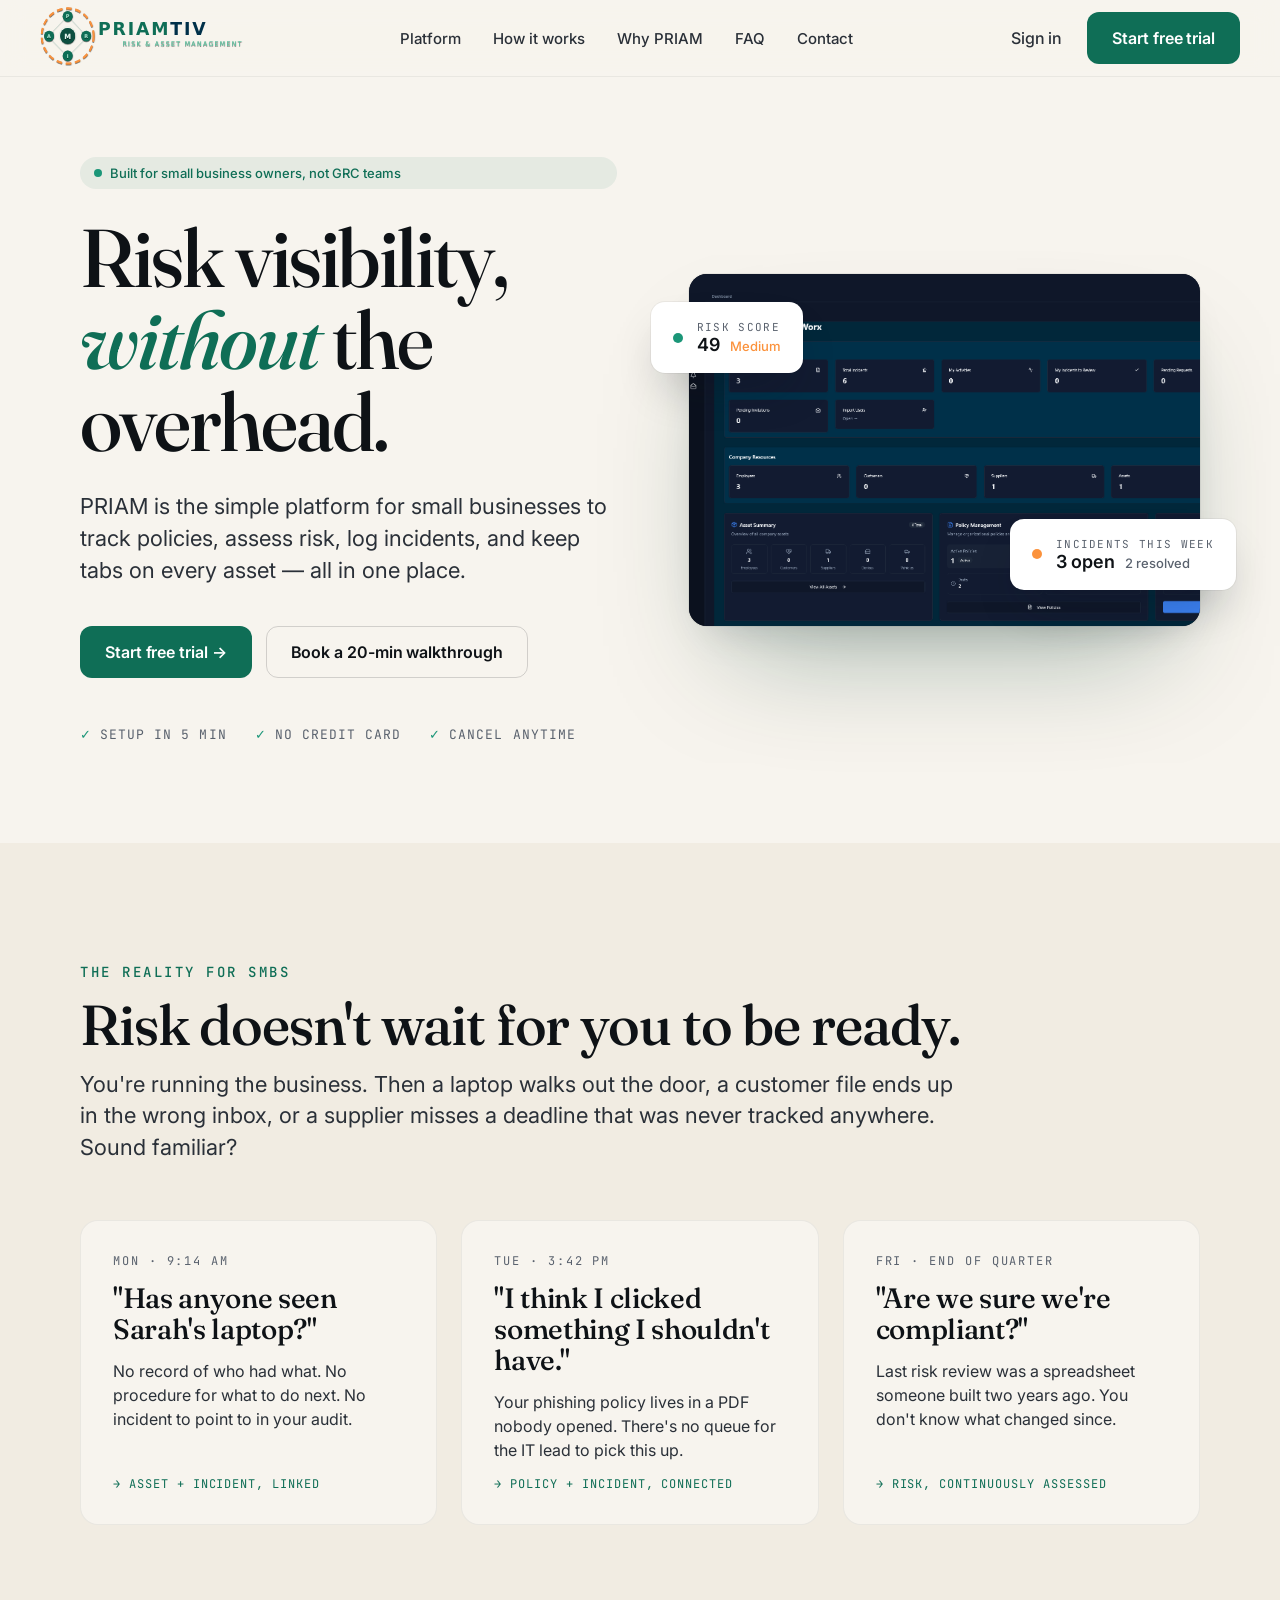
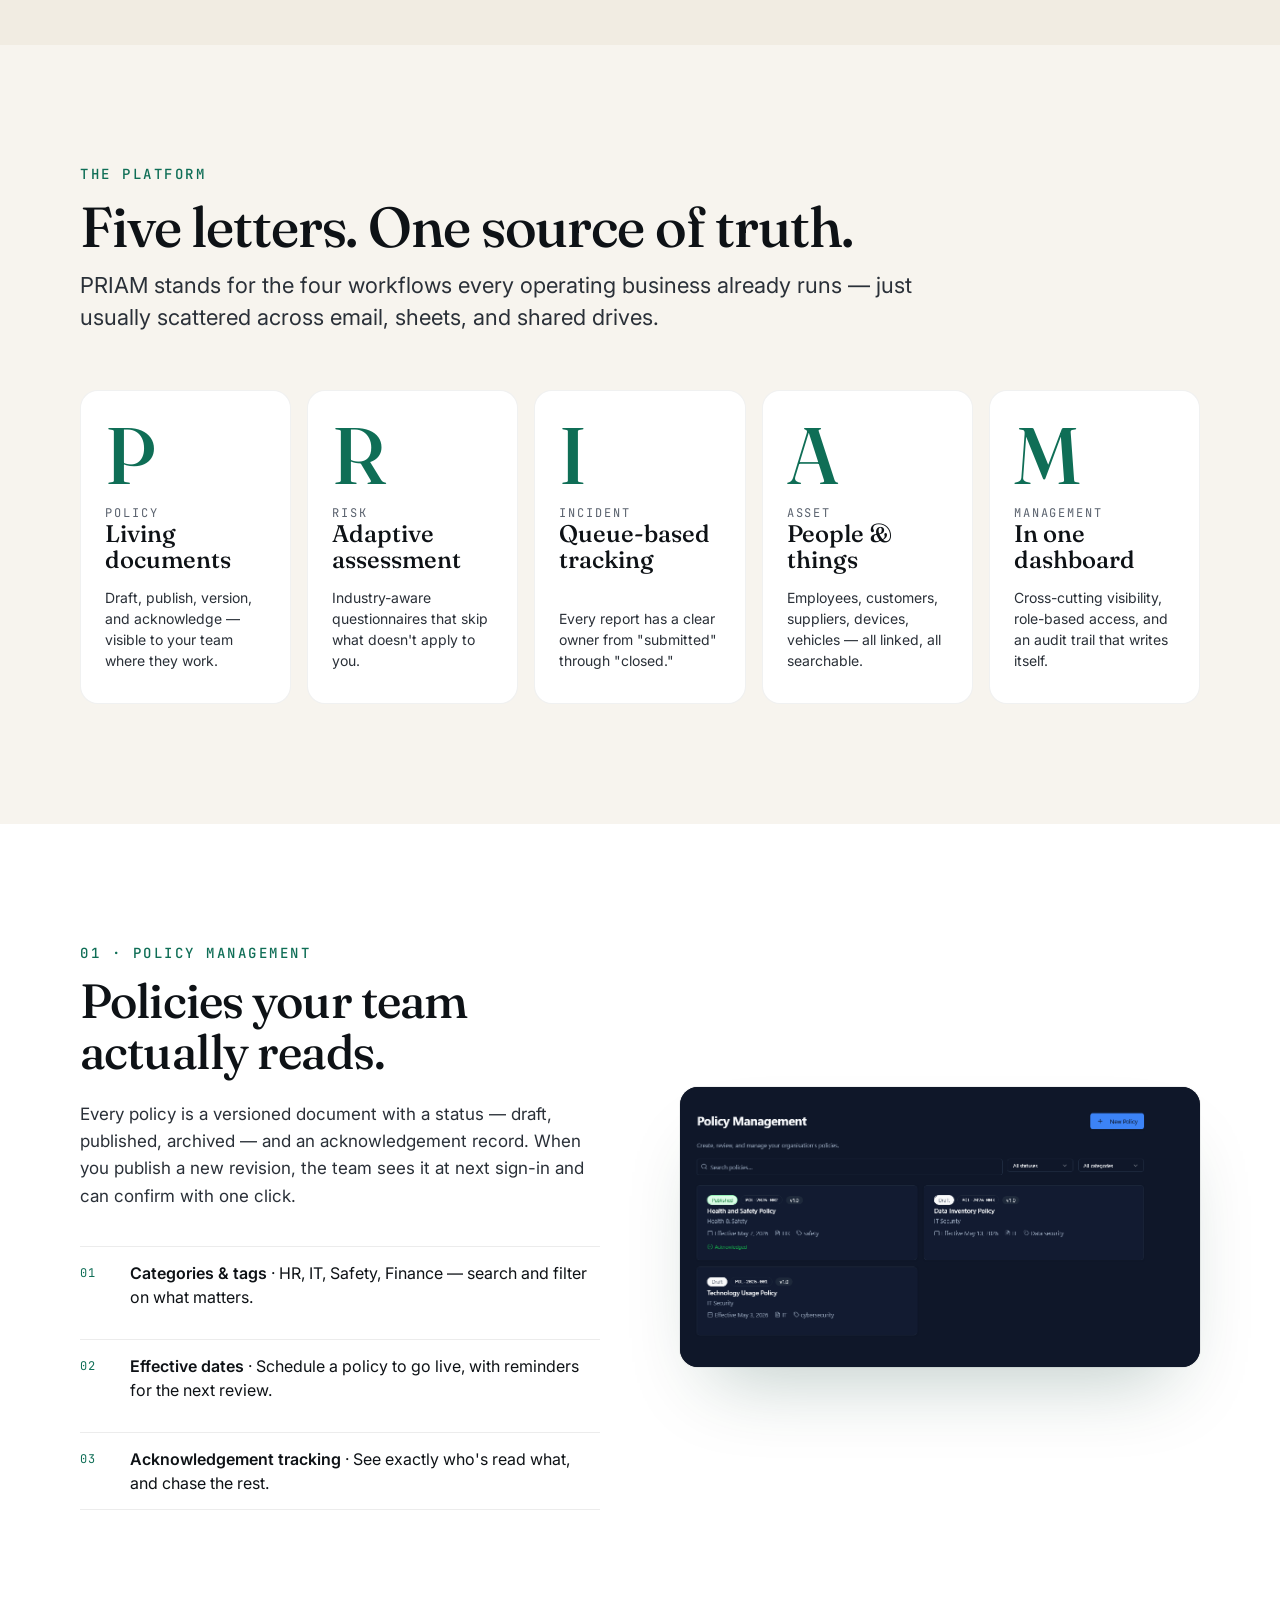
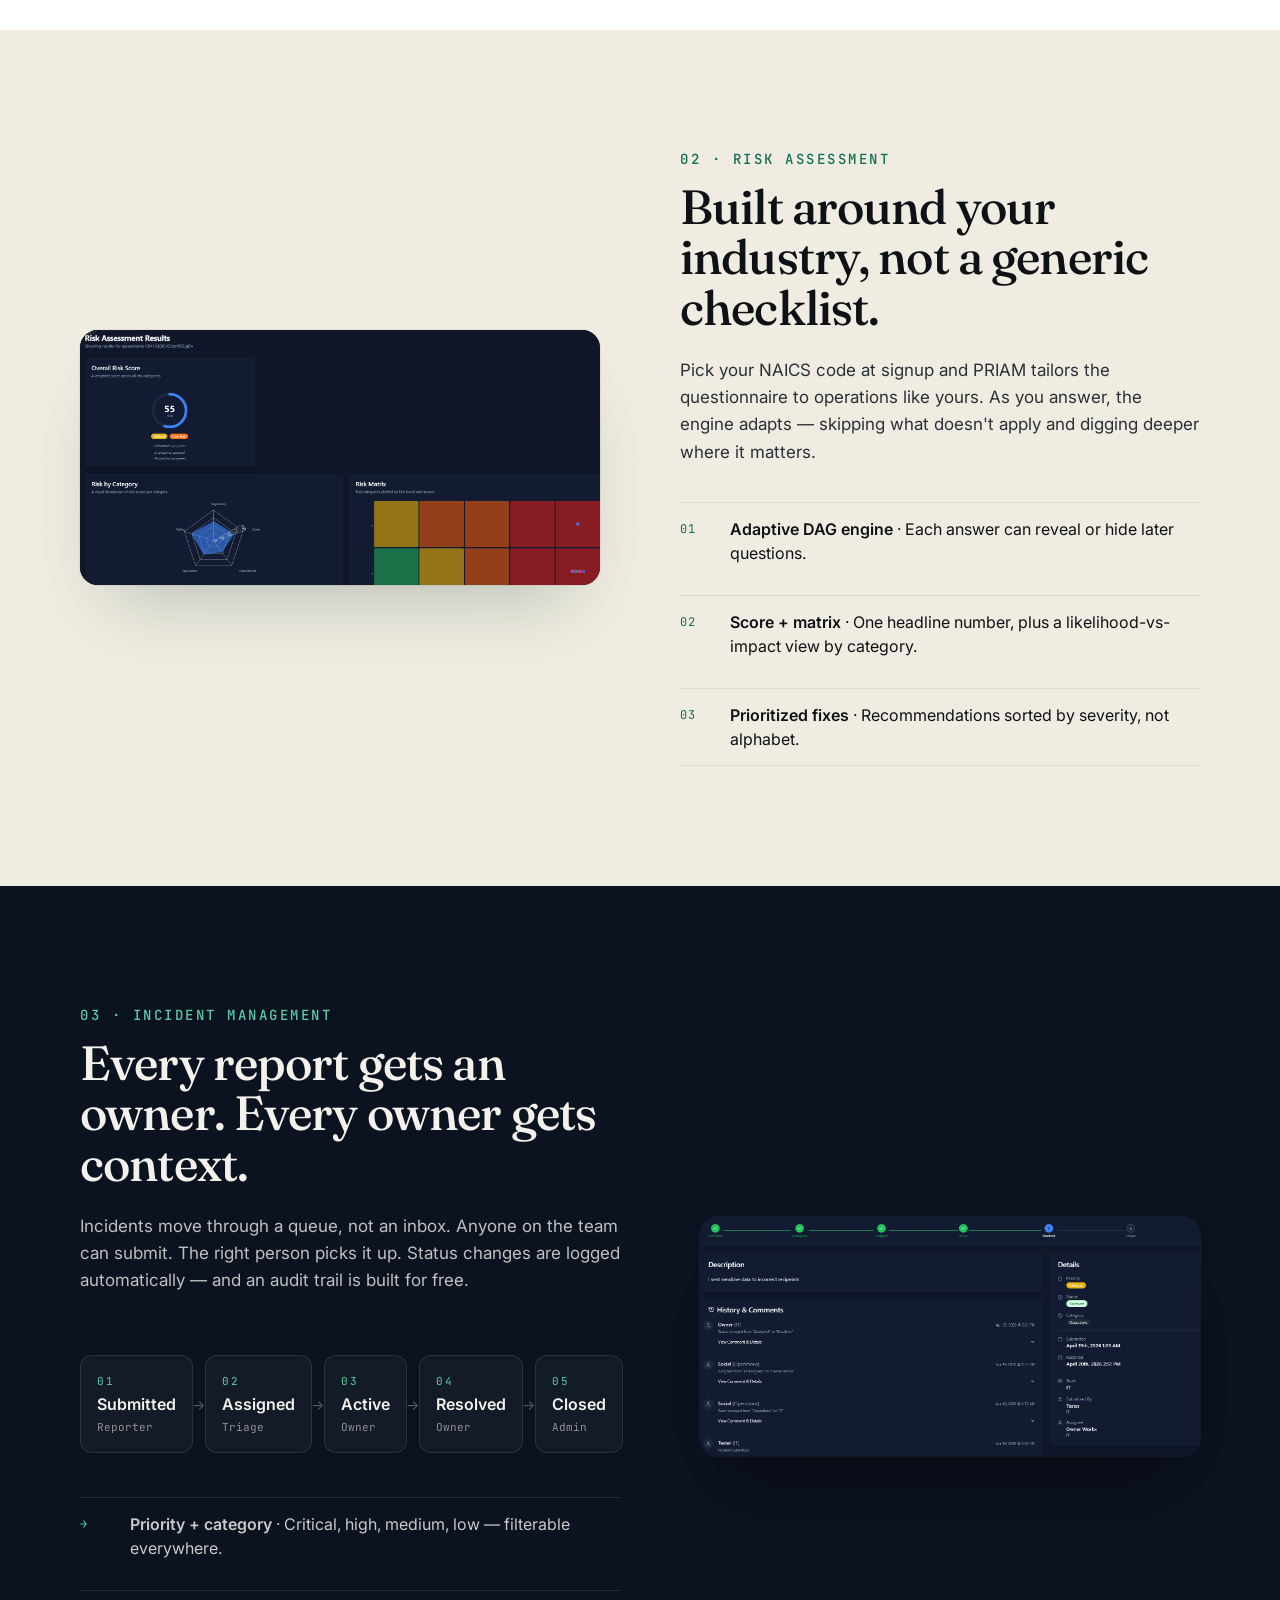
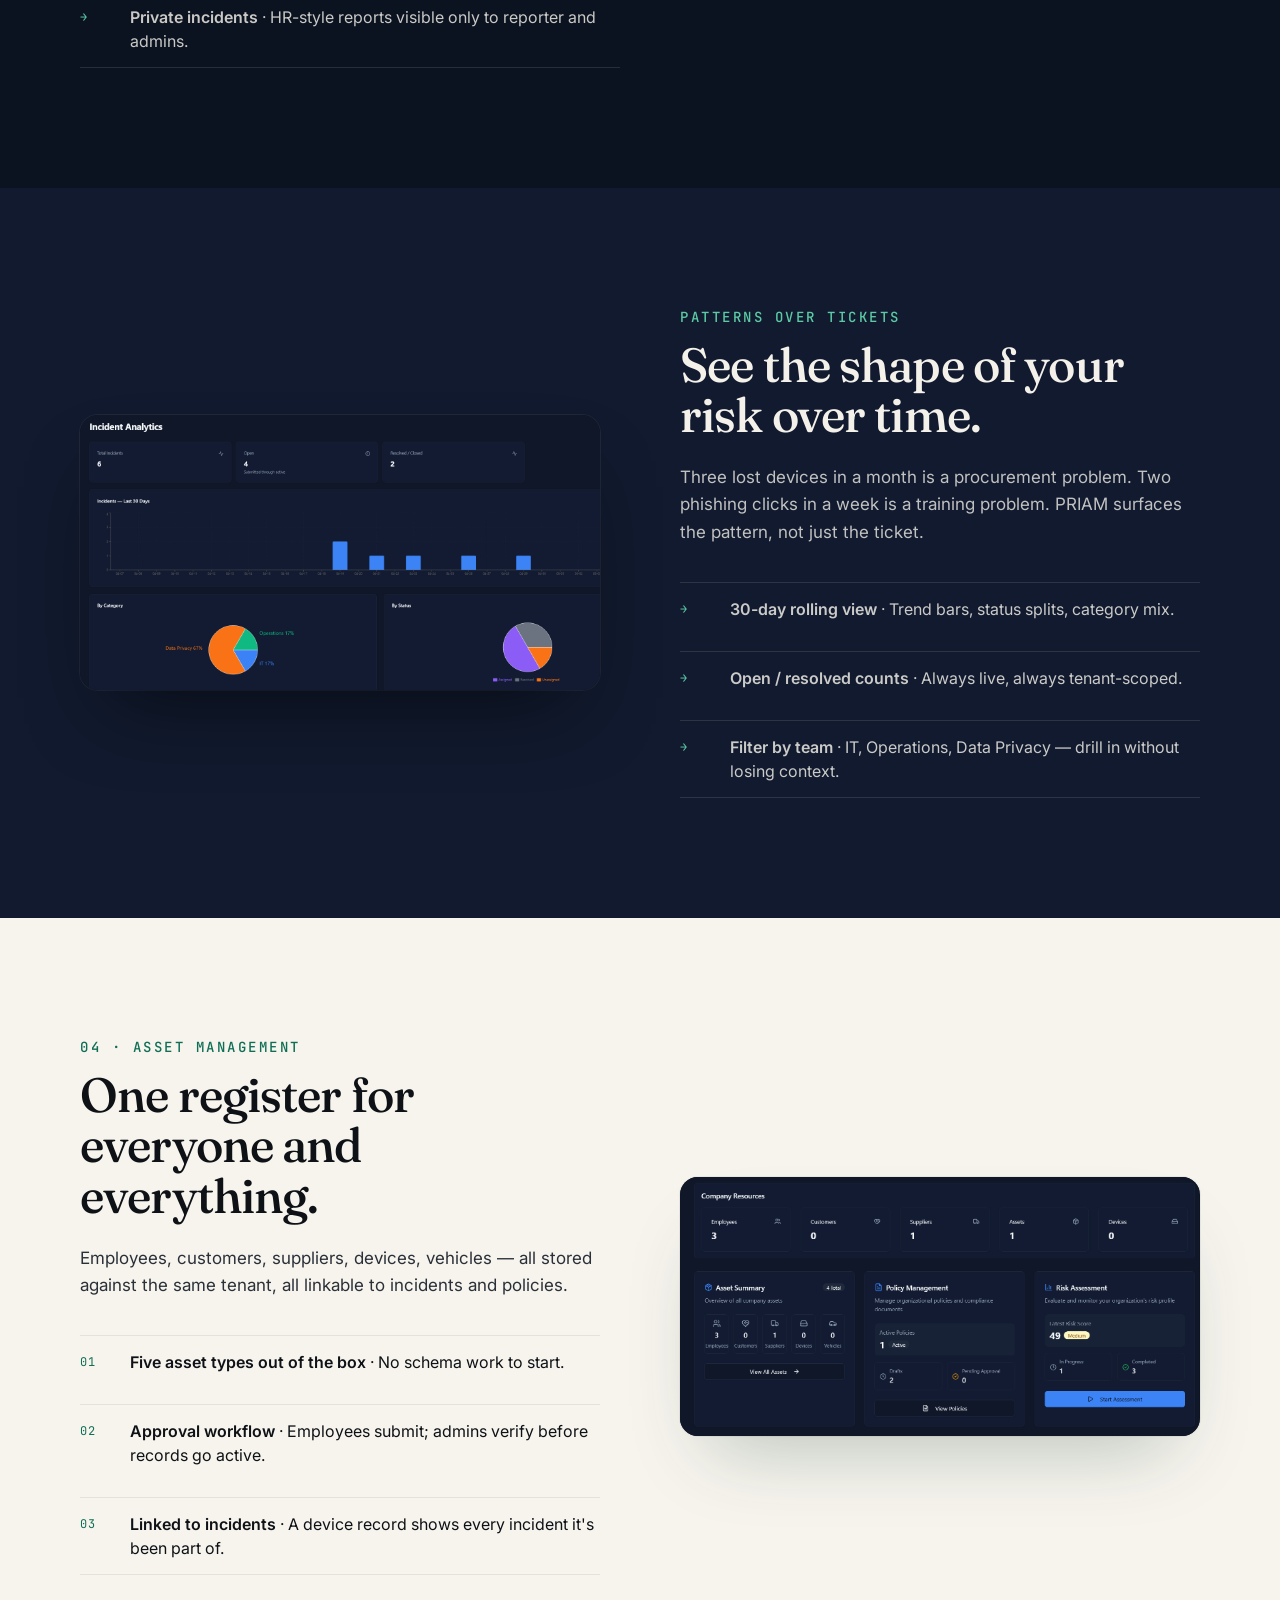
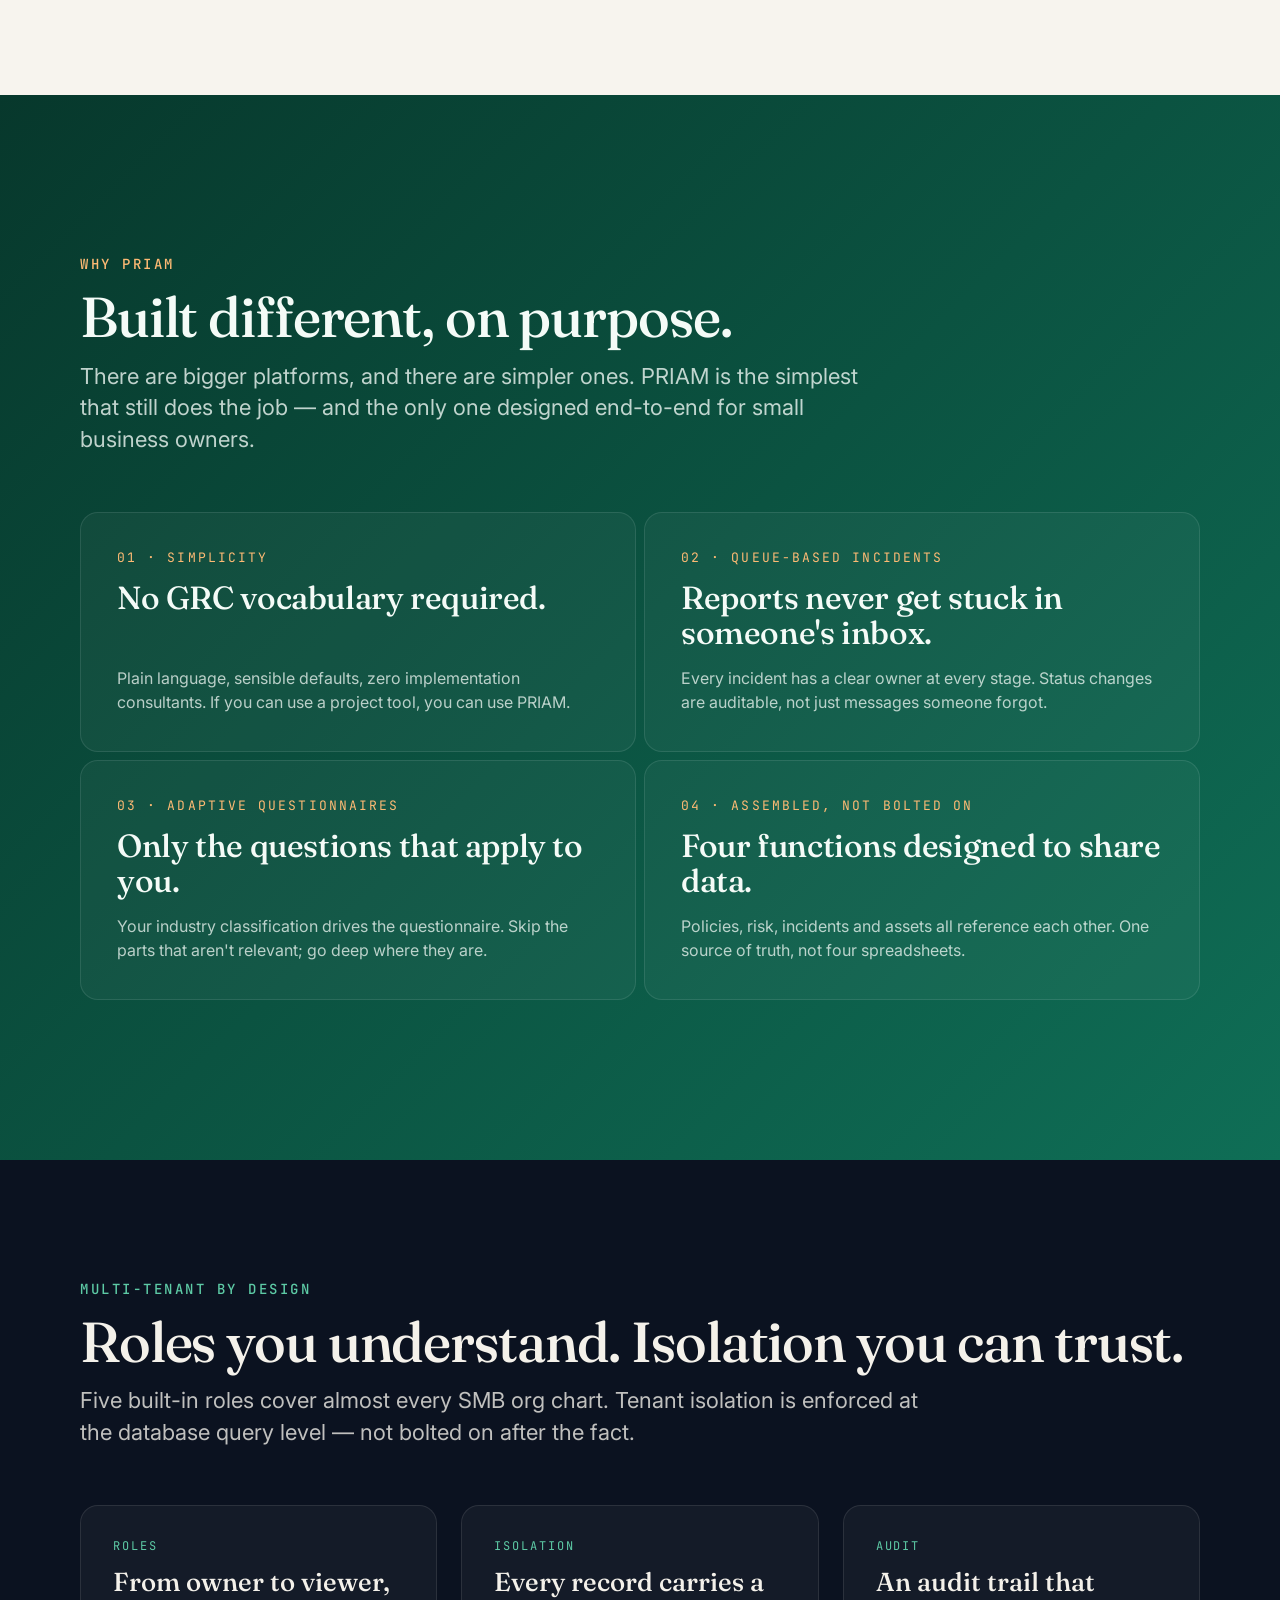
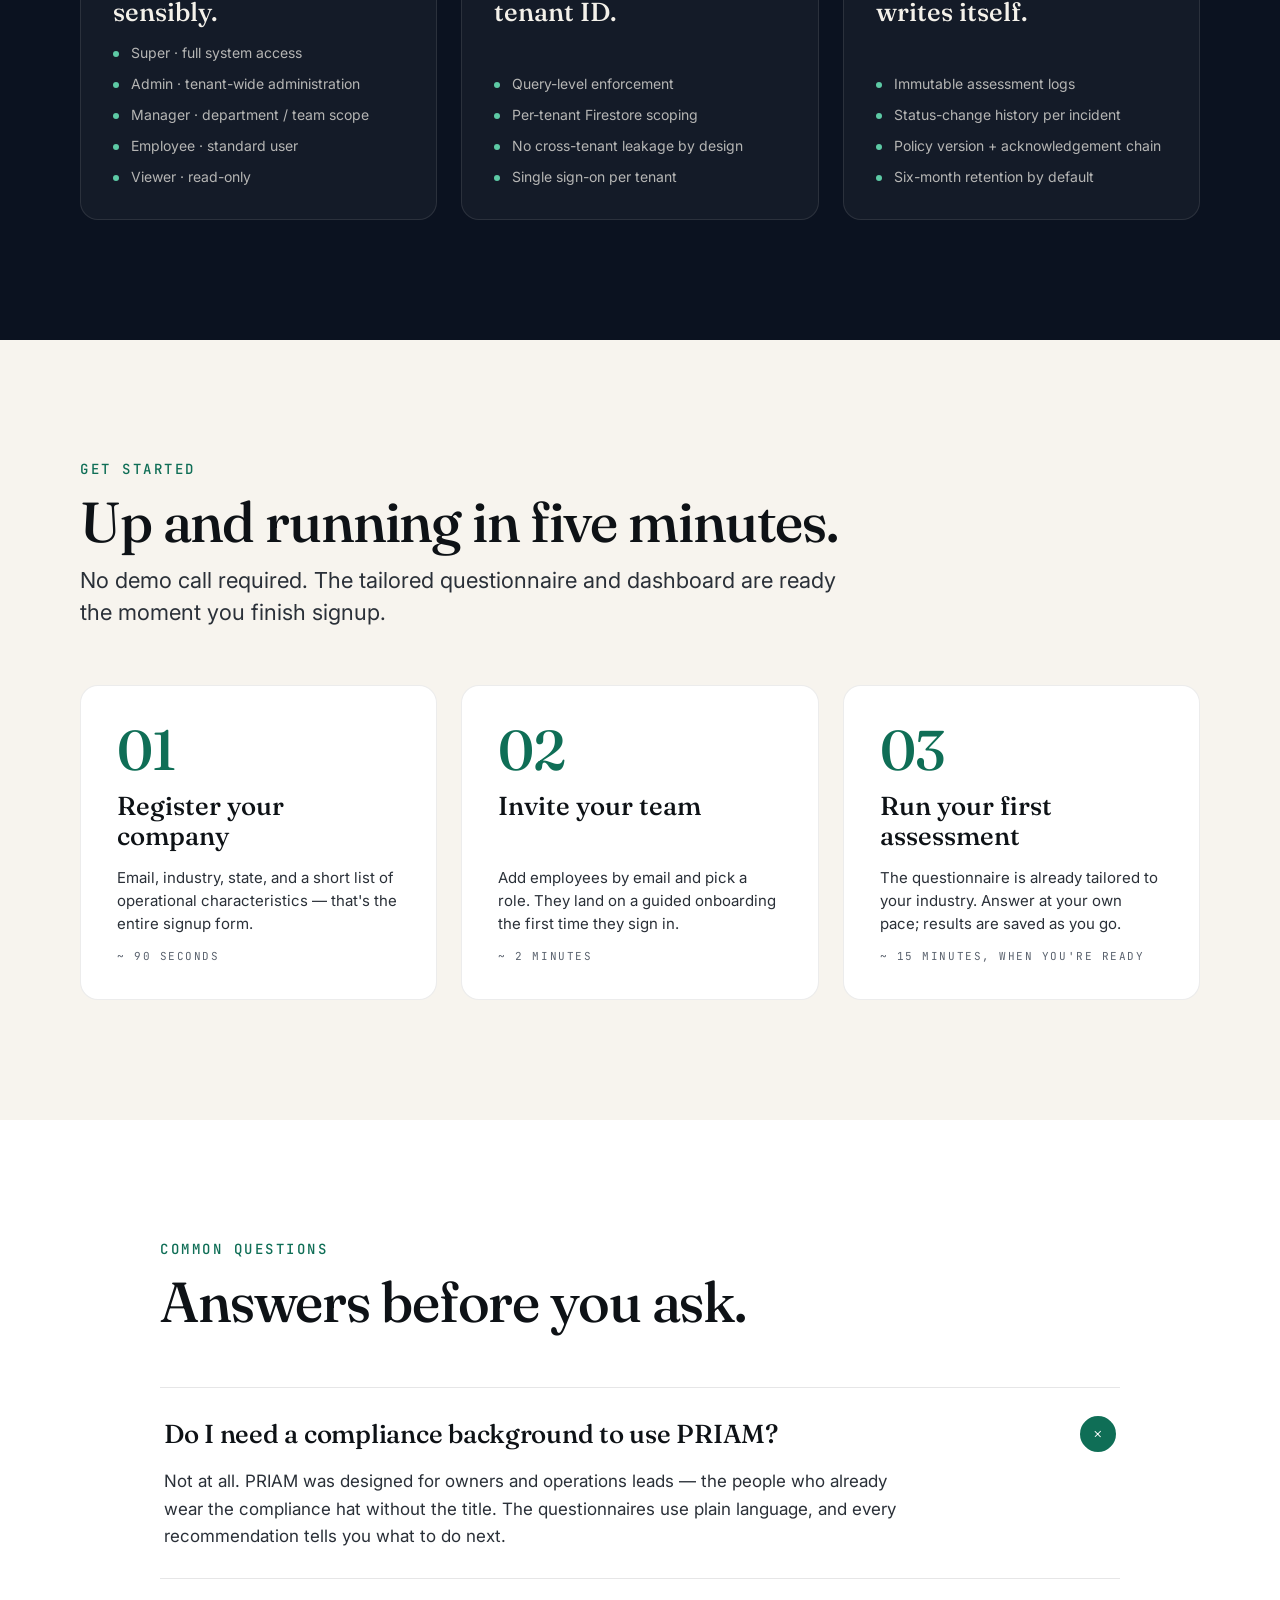
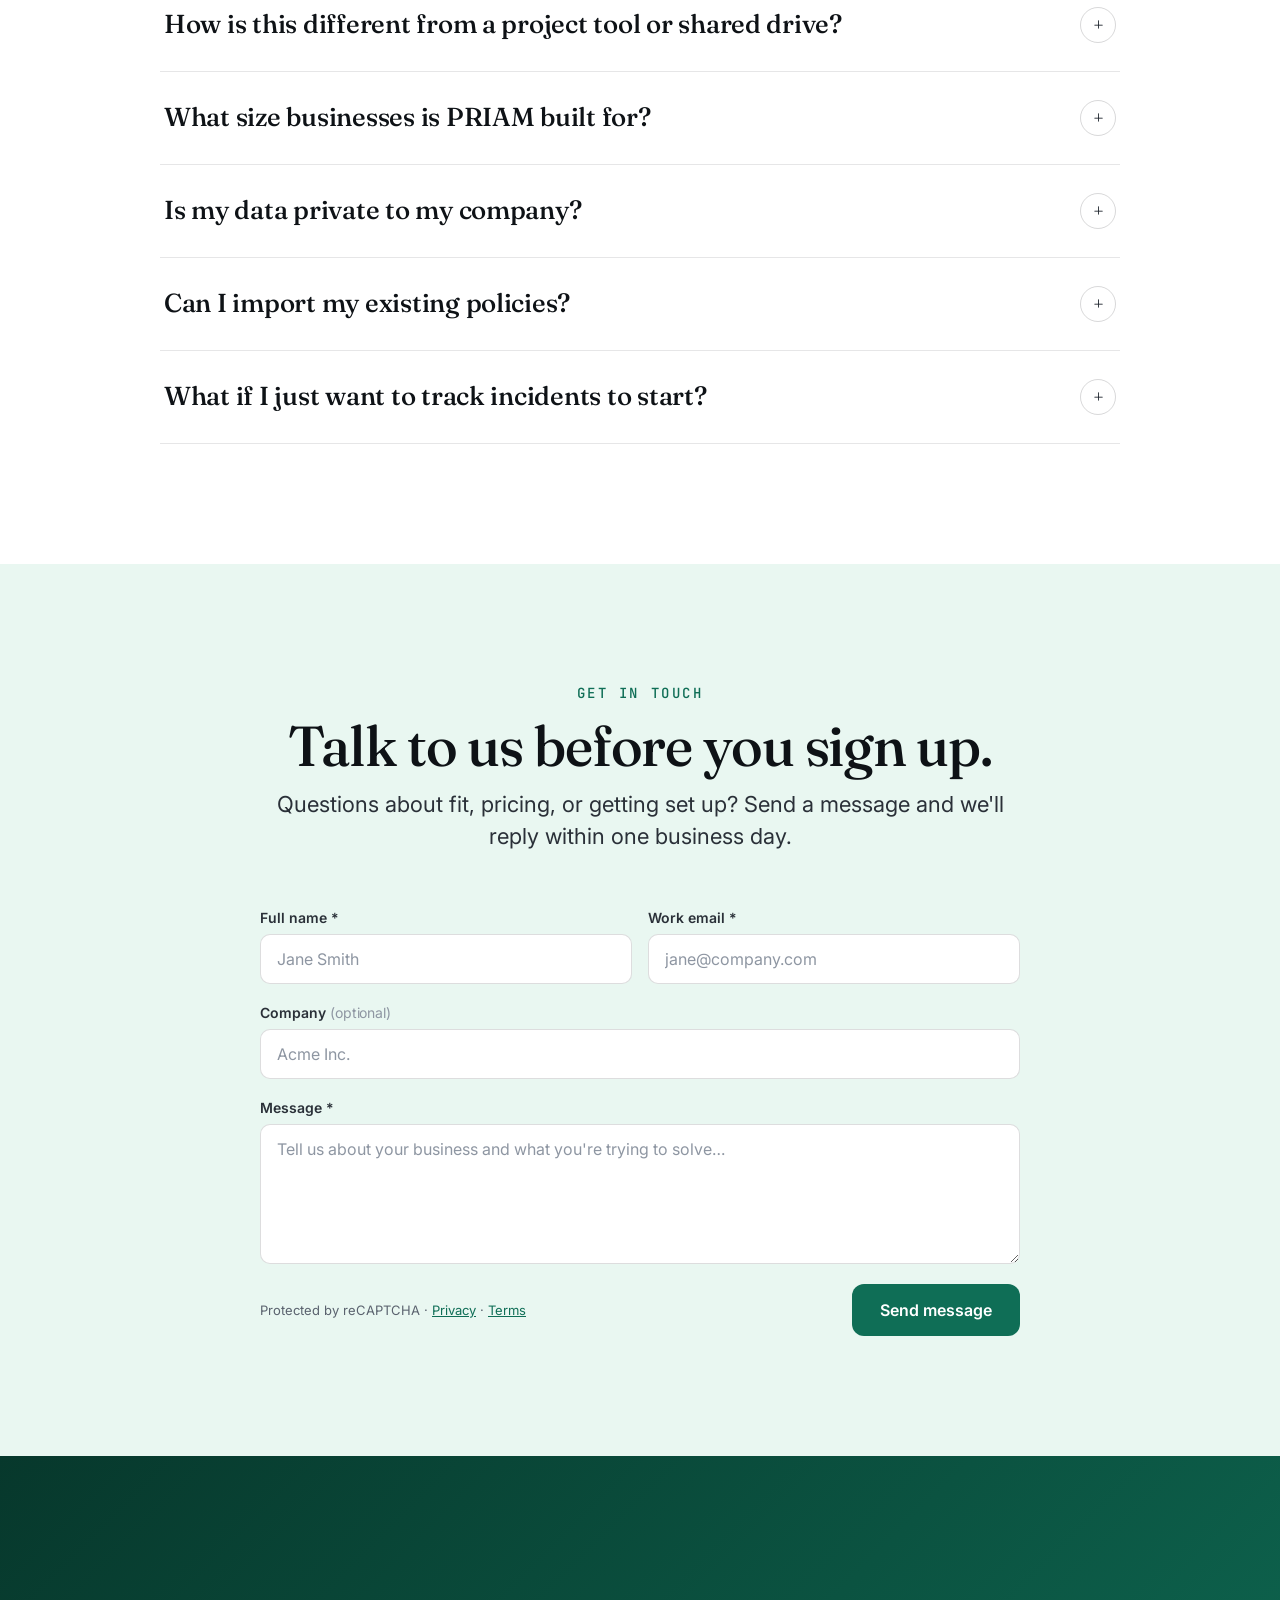
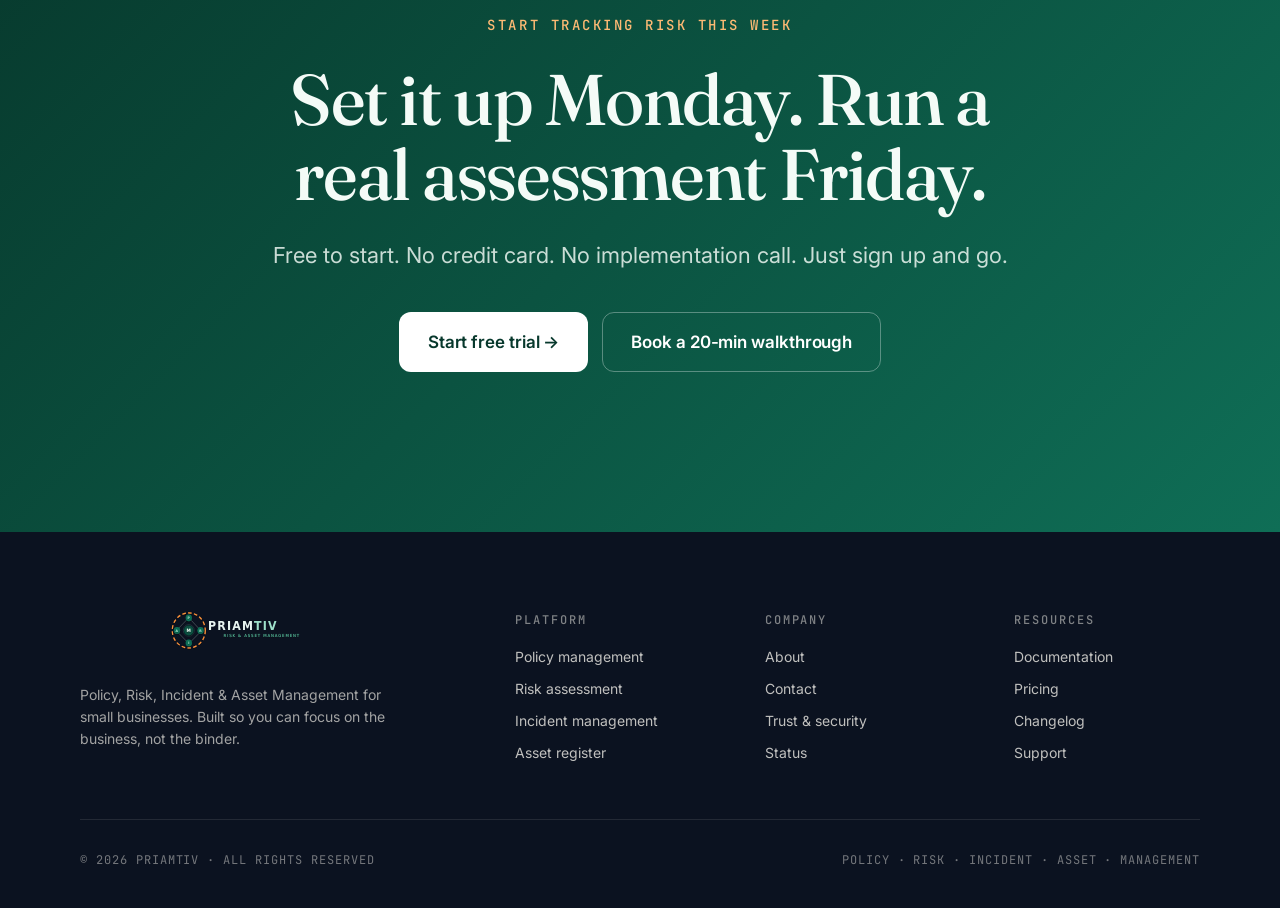
<file: index.html>
<!DOCTYPE html>
<html lang="en">
<head>
<meta charset="UTF-8">
<title>PRIAM — Risk visibility, without the GRC team</title>
<meta name="viewport" content="width=device-width, initial-scale=1">
<meta name="description" content="PRIAM is the simple platform for small businesses to track policies, assess risk, log incidents, and keep tabs on every asset — all in one place.">
<link rel="preconnect" href="https://fonts.googleapis.com">
<link rel="preconnect" href="https://fonts.gstatic.com" crossorigin>
<link href="https://fonts.googleapis.com/css2?family=Inter:wght@400;500;600;700;800&family=Fraunces:opsz,wght@9..144,400;9..144,500;9..144,600;9..144,700&family=JetBrains+Mono:wght@400;500&display=swap" rel="stylesheet">

<style>
  :root {
    --font-sans: 'Inter', system-ui, -apple-system, sans-serif;
    --font-display: 'Fraunces', Georgia, serif;
    --font-mono: 'JetBrains Mono', ui-monospace, monospace;

    --teal-900: #07382C;
    --teal-700: #0F6E56;
    --teal-500: #1B9678;
    --teal-300: #5DCAA5;
    --teal-100: #C4ECDC;
    --mint-50:  #E9F7F1;

    --orange-500: #FB923C;
    --orange-400: #FDBA74;

    --navy-900: #0B1220;
    --navy-800: #111A2E;
    --navy-700: #18233D;

    --cream-50:  #F7F4EE;
    --cream-100: #F1ECE2;
    --cream-200: #E6DFCF;
    --ink-900: #0E1216;
    --ink-700: #2A3038;
    --ink-500: #5A626E;
    --ink-300: #8E96A2;

    --accent: var(--teal-700);
    --accent-soft: var(--teal-100);
    --accent-bright: var(--teal-500);
    --accent-on-dark: var(--teal-300);
    --warm: var(--orange-500);
  }

  * { box-sizing: border-box; }
  html, body { margin: 0; padding: 0; }
  body {
    font-family: var(--font-sans);
    background: var(--cream-50);
    color: var(--ink-900);
    -webkit-font-smoothing: antialiased;
    text-rendering: optimizeLegibility;
  }
  img { display: block; max-width: 100%; }
  a { color: inherit; text-decoration: none; }

  /* === SECTION CHROME === */
  .section { padding: 120px 80px; }
  .section.tight { padding: 80px 80px; }
  .section.huge { padding: 160px 80px; }
  .container { max-width: 1280px; margin: 0 auto; }

  .bg-cream { background: var(--cream-50); color: var(--ink-900); }
  .bg-cream-deep { background: var(--cream-100); color: var(--ink-900); }
  .bg-mint { background: var(--mint-50); color: var(--ink-900); }
  .bg-white { background: #FFFFFF; color: var(--ink-900); }
  .bg-navy { background: var(--navy-900); color: #F4F1EA; }
  .bg-navy-soft { background: var(--navy-800); color: #F4F1EA; }
  .bg-teal {
    background: linear-gradient(135deg, var(--teal-900) 0%, var(--teal-700) 100%);
    color: #F4FBF7;
  }

  /* === TYPOGRAPHY === */
  .eyebrow {
    font-family: var(--font-mono);
    font-size: 14px;
    font-weight: 500;
    letter-spacing: 0.18em;
    text-transform: uppercase;
    color: var(--accent);
    margin: 0;
  }
  .bg-navy .eyebrow, .bg-navy-soft .eyebrow { color: var(--accent-on-dark); }
  .bg-teal .eyebrow { color: var(--orange-400); }

  h1.display {
    font-family: var(--font-display);
    font-weight: 500;
    font-size: clamp(56px, 6.4vw, 96px);
    line-height: 1.0;
    letter-spacing: -0.025em;
    margin: 0;
    text-wrap: balance;
  }
  h2.title {
    font-family: var(--font-display);
    font-weight: 500;
    font-size: clamp(40px, 4.4vw, 64px);
    line-height: 1.05;
    letter-spacing: -0.02em;
    margin: 0;
    text-wrap: balance;
  }
  h3.heading {
    font-family: var(--font-display);
    font-weight: 500;
    font-size: 32px;
    line-height: 1.15;
    letter-spacing: -0.012em;
    margin: 0;
  }
  h4.subheading {
    font-family: var(--font-sans);
    font-weight: 600;
    font-size: 19px;
    line-height: 1.3;
    letter-spacing: -0.005em;
    margin: 0;
  }
  p.lead {
    font-size: 22px;
    line-height: 1.45;
    color: var(--ink-700);
    margin: 0;
    text-wrap: pretty;
  }
  .bg-navy p.lead, .bg-navy-soft p.lead, .bg-teal p.lead { color: rgba(244,241,234,0.78); }
  p.body {
    font-size: 17px;
    line-height: 1.6;
    color: var(--ink-700);
    margin: 0;
    text-wrap: pretty;
  }
  .bg-navy p.body, .bg-navy-soft p.body, .bg-teal p.body { color: rgba(244,241,234,0.72); }

  /* === SECTION HEADER === */
  .section-header { display: flex; flex-direction: column; gap: 14px; margin-bottom: 56px; }
  .section-header .eyebrow-row { display: flex; align-items: center; gap: 14px; }

  /* === BUTTONS === */
  .btn {
    display: inline-flex;
    align-items: center;
    justify-content: center;
    gap: 10px;
    height: 52px;
    padding: 0 24px;
    border-radius: 12px;
    font-family: var(--font-sans);
    font-size: 16px;
    font-weight: 600;
    letter-spacing: -0.005em;
    cursor: pointer;
    border: 1px solid transparent;
    transition: transform .15s ease, background .15s ease, border-color .15s ease, color .15s ease;
  }
  .btn:hover { transform: translateY(-1px); }
  .btn-primary { background: var(--accent); color: #FFFFFF; }
  .btn-primary:hover { background: var(--teal-900); }
  .btn-secondary {
    background: transparent;
    color: var(--ink-900);
    border-color: rgba(14,18,22,0.16);
  }
  .btn-secondary:hover { background: rgba(14,18,22,0.04); border-color: rgba(14,18,22,0.32); }
  .bg-navy .btn-secondary, .bg-navy-soft .btn-secondary, .bg-teal .btn-secondary {
    color: #F4F1EA;
    border-color: rgba(244,241,234,0.24);
  }
  .bg-navy .btn-secondary:hover { background: rgba(244,241,234,0.06); }
  .btn-ghost {
    height: 40px;
    padding: 0 14px;
    border-radius: 8px;
    background: transparent;
    color: var(--ink-700);
    font-weight: 500;
  }
  .btn-ghost:hover { background: rgba(14,18,22,0.05); }

  /* === NAV === */
  nav.top {
    position: sticky;
    top: 0;
    z-index: 50;
    background: rgba(247,244,238,0.85);
    backdrop-filter: saturate(140%) blur(12px);
    -webkit-backdrop-filter: saturate(140%) blur(12px);
    border-bottom: 1px solid rgba(14,18,22,0.06);
  }
  nav.top .row {
    max-width: 1440px;
    margin: 0 auto;
    height: 76px;
    padding: 0 40px;
    display: flex;
    align-items: center;
    justify-content: space-between;
  }
  nav.top .brand { display: flex; align-items: center; gap: 12px; }
  nav.top .brand img { height: 63px; }
  nav.top .links { display: flex; align-items: center; gap: 4px; }
  nav.top .links a { font-size: 15px; color: var(--ink-700); padding: 8px 14px; border-radius: 8px; font-weight: 500; }
  nav.top .links a:hover { background: rgba(14,18,22,0.05); color: var(--ink-900); }
  nav.top .cta { display: flex; gap: 10px; align-items: center; }

  /* === HERO === */
  .hero {
    padding: 80px 80px 0;
    position: relative;
    overflow: hidden;
  }
  .hero-inner {
    max-width: 1440px;
    margin: 0 auto;
    display: grid;
    grid-template-columns: 1.05fr 1fr;
    gap: 72px;
    align-items: center;
    padding-bottom: 100px;
  }
  .hero-copy { display: flex; flex-direction: column; gap: 28px; max-width: 640px; }
  .hero h1 .accent { color: var(--accent); font-style: italic; }
  .hero-cta { display: flex; gap: 14px; margin-top: 12px; }
  .hero-meta {
    display: flex; gap: 28px; margin-top: 20px;
    font-family: var(--font-mono); font-size: 13px; letter-spacing: 0.08em; text-transform: uppercase;
    color: var(--ink-500);
  }
  .hero-meta span::before { content: "✓"; margin-right: 8px; color: var(--accent-bright); }

  .hero-visual {
    position: relative;
    aspect-ratio: 16 / 11;
    border-radius: 18px;
    overflow: visible;
    box-shadow:
      0 60px 120px -40px rgba(7,56,44,0.35),
      0 20px 40px -20px rgba(11,18,32,0.18),
      0 0 0 1px rgba(14,18,22,0.06);
    background: var(--navy-900);
  }
  .hero-visual > img {
    width: 100%; height: 100%; object-fit: cover; object-position: top left;
    border-radius: 18px;
    display: block;
  }
  .hero-visual .float-card {
    position: absolute;
    background: #FFFFFF;
    border-radius: 14px;
    padding: 18px 22px;
    box-shadow: 0 24px 48px -16px rgba(11,18,32,0.32), 0 0 0 1px rgba(14,18,22,0.05);
    display: flex; align-items: center; gap: 14px;
    z-index: 2;
  }
  .hero-visual .float-card.tl { top: 28px; left: -38px; }
  .hero-visual .float-card.br { bottom: 36px; right: -36px; }
  .hero-visual .float-card .dot {
    width: 10px; height: 10px; border-radius: 999px;
  }
  .hero-visual .float-card .label {
    font-family: var(--font-mono); font-size: 11px; letter-spacing: 0.12em; text-transform: uppercase;
    color: var(--ink-500);
  }
  .hero-visual .float-card .val { font-size: 18px; font-weight: 600; color: var(--ink-900); }

  /* === PROBLEM STRIP === */
  .problem-grid {
    display: grid;
    grid-template-columns: repeat(3, 1fr);
    gap: 24px;
    margin-top: 48px;
  }
  .problem-card {
    background: var(--cream-50);
    border-radius: 18px;
    padding: 32px;
    border: 1px solid rgba(14,18,22,0.06);
    display: flex; flex-direction: column; gap: 14px;
    min-height: 220px;
  }
  .problem-card .glyph {
    font-family: var(--font-mono);
    font-size: 12px; letter-spacing: 0.16em; text-transform: uppercase; color: var(--ink-500);
  }
  .problem-card .head { font-family: var(--font-display); font-weight: 500; font-size: 28px; line-height: 1.1; letter-spacing: -0.012em; }
  .problem-card .sub { font-size: 16px; line-height: 1.5; color: var(--ink-700); }
  .problem-card .stat { margin-top: auto; font-family: var(--font-mono); font-size: 12px; color: var(--accent); letter-spacing: 0.08em; text-transform: uppercase; }

  /* === ACRONYM === */
  .acronym-row {
    display: grid;
    grid-template-columns: repeat(5, 1fr);
    gap: 16px;
    margin-top: 56px;
  }
  .acronym-card {
    background: #FFFFFF;
    border: 1px solid rgba(14,18,22,0.06);
    border-radius: 18px;
    padding: 28px 24px 32px;
    display: flex; flex-direction: column; gap: 14px;
    min-height: 280px;
    transition: transform .2s ease, box-shadow .2s ease;
  }
  .acronym-card:hover {
    transform: translateY(-4px);
    box-shadow: 0 24px 48px -20px rgba(7,56,44,0.18);
  }
  .acronym-card .letter {
    font-family: var(--font-display);
    font-weight: 500;
    font-size: 80px;
    line-height: 0.9;
    color: var(--accent);
    letter-spacing: -0.03em;
  }
  .acronym-card .word {
    font-family: var(--font-mono);
    font-size: 12px; letter-spacing: 0.16em; text-transform: uppercase; color: var(--ink-500);
  }
  .acronym-card .name { font-family: var(--font-display); font-size: 24px; font-weight: 500; line-height: 1.1; }
  .acronym-card .desc { font-size: 14px; line-height: 1.5; color: var(--ink-700); margin-top: auto; }

  /* === MODULE BLOCK === */
  .module {
    display: grid;
    grid-template-columns: 1fr 1fr;
    gap: 80px;
    align-items: center;
  }
  .module.flip .module-copy { order: 2; }
  .module-copy { display: flex; flex-direction: column; gap: 24px; max-width: 540px; }
  .module-copy .features { display: flex; flex-direction: column; gap: 16px; margin-top: 12px; }
  .module-copy .feature {
    display: flex; gap: 14px; align-items: flex-start;
    padding: 14px 0;
    border-top: 1px solid rgba(14,18,22,0.08);
  }
  .module-copy .feature:last-child { border-bottom: 1px solid rgba(14,18,22,0.08); }
  .bg-navy .module-copy .feature, .bg-navy-soft .module-copy .feature { border-color: rgba(244,241,234,0.12); }
  .bg-navy .module-copy .feature:last-child, .bg-navy-soft .module-copy .feature:last-child { border-color: rgba(244,241,234,0.12); }
  .module-copy .feature .num {
    font-family: var(--font-mono); font-size: 12px; letter-spacing: 0.12em; color: var(--accent);
    min-width: 36px; padding-top: 4px;
  }
  .bg-navy .module-copy .feature .num, .bg-navy-soft .module-copy .feature .num { color: var(--accent-on-dark); }
  .module-copy .feature .body { font-size: 16px; line-height: 1.5; color: inherit; }
  .module-copy .feature strong { font-weight: 600; }

  .module-visual {
    border-radius: 18px;
    overflow: hidden;
    background: var(--navy-900);
    box-shadow: 0 40px 80px -32px rgba(7,56,44,0.28), 0 0 0 1px rgba(14,18,22,0.06);
  }
  .bg-navy .module-visual, .bg-navy-soft .module-visual {
    box-shadow: 0 40px 80px -32px rgba(0,0,0,0.6), 0 0 0 1px rgba(244,241,234,0.06);
  }
  .module-visual img { width: 100%; height: auto; display: block; }

  /* === QUEUE DIAGRAM === */
  .queue {
    display: grid;
    grid-template-columns: repeat(5, 1fr);
    gap: 12px;
    margin-top: 36px;
  }
  .queue-step {
    background: rgba(244,241,234,0.04);
    border: 1px solid rgba(244,241,234,0.10);
    border-radius: 12px;
    padding: 18px 16px;
    display: flex; flex-direction: column; gap: 6px;
    position: relative;
  }
  .queue-step .num { font-family: var(--font-mono); font-size: 11px; letter-spacing: 0.14em; color: var(--accent-on-dark); }
  .queue-step .label { font-size: 16px; font-weight: 600; }
  .queue-step .who { font-family: var(--font-mono); font-size: 11px; color: rgba(244,241,234,0.55); }
  .queue-step + .queue-step::before {
    content: "→"; position: absolute; left: -14px; top: 50%; transform: translateY(-50%);
    color: rgba(244,241,234,0.32); font-size: 14px;
  }

  /* === DIFFERENTIATORS === */
  .diff-grid {
    display: grid;
    grid-template-columns: repeat(2, 1fr);
    gap: 8px;
    margin-top: 56px;
  }
  .diff-card {
    padding: 36px;
    border-radius: 18px;
    background: rgba(244,251,247,0.04);
    border: 1px solid rgba(244,251,247,0.10);
    display: flex; flex-direction: column; gap: 14px;
    min-height: 240px;
  }
  .diff-card .num {
    font-family: var(--font-mono); font-size: 13px; letter-spacing: 0.16em; color: var(--orange-400);
  }
  .diff-card .head { font-family: var(--font-display); font-size: 32px; font-weight: 500; line-height: 1.1; letter-spacing: -0.012em; }
  .diff-card .desc { font-size: 16px; line-height: 1.55; color: rgba(244,251,247,0.74); margin-top: auto; }

  /* === ROLES + SECURITY === */
  .pillars {
    display: grid;
    grid-template-columns: repeat(3, 1fr);
    gap: 24px;
    margin-top: 56px;
  }
  .pillar {
    background: rgba(244,241,234,0.04);
    border: 1px solid rgba(244,241,234,0.10);
    border-radius: 18px;
    padding: 32px;
    display: flex; flex-direction: column; gap: 14px;
    min-height: 280px;
  }
  .pillar .label { font-family: var(--font-mono); font-size: 12px; letter-spacing: 0.16em; text-transform: uppercase; color: var(--accent-on-dark); }
  .pillar .head { font-family: var(--font-display); font-size: 26px; font-weight: 500; line-height: 1.15; }
  .pillar ul { list-style: none; padding: 0; margin: 0; display: flex; flex-direction: column; gap: 10px; margin-top: auto; }
  .pillar li { font-size: 14px; line-height: 1.5; color: rgba(244,241,234,0.72); padding-left: 18px; position: relative; }
  .pillar li::before { content: ""; position: absolute; left: 0; top: 9px; width: 6px; height: 6px; background: var(--accent-on-dark); border-radius: 999px; }

  /* === SETUP STEPS === */
  .steps { display: grid; grid-template-columns: repeat(3, 1fr); gap: 24px; margin-top: 56px; }
  .step {
    background: #FFFFFF;
    border: 1px solid rgba(14,18,22,0.08);
    border-radius: 18px;
    padding: 36px;
    display: flex; flex-direction: column; gap: 14px;
    min-height: 280px;
  }
  .step .num {
    font-family: var(--font-display); font-size: 56px; font-weight: 500; line-height: 1;
    color: var(--accent); letter-spacing: -0.02em;
  }
  .step .head { font-family: var(--font-display); font-size: 26px; font-weight: 500; line-height: 1.15; }
  .step .desc { font-size: 15px; line-height: 1.55; color: var(--ink-700); margin-top: auto; }
  .step .time { font-family: var(--font-mono); font-size: 11px; letter-spacing: 0.14em; color: var(--ink-500); text-transform: uppercase; }

  /* === FAQ === */
  .faq-list { display: flex; flex-direction: column; gap: 0; margin-top: 56px; }
  .faq {
    border-top: 1px solid rgba(14,18,22,0.10);
    padding: 28px 4px;
    cursor: pointer;
  }
  .faq:last-child { border-bottom: 1px solid rgba(14,18,22,0.10); }
  .faq summary {
    list-style: none;
    display: flex; align-items: center; justify-content: space-between; gap: 24px;
    font-family: var(--font-display); font-size: 26px; font-weight: 500; line-height: 1.2;
    letter-spacing: -0.01em;
  }
  .faq summary::-webkit-details-marker { display: none; }
  .faq summary .plus {
    width: 36px; height: 36px; border-radius: 999px;
    border: 1px solid rgba(14,18,22,0.16);
    display: flex; align-items: center; justify-content: center;
    font-size: 20px; font-weight: 400; color: var(--ink-700);
    transition: transform .2s ease, background .2s ease;
    flex-shrink: 0;
  }
  .faq[open] summary .plus { transform: rotate(45deg); background: var(--accent); color: #FFFFFF; border-color: transparent; }
  .faq .answer {
    font-size: 17px; line-height: 1.6; color: var(--ink-700);
    max-width: 760px;
    margin-top: 16px;
  }

  /* === FINAL CTA === */
  .cta-block {
    text-align: center;
    display: flex; flex-direction: column; align-items: center; gap: 28px;
  }
  .cta-block h2 { max-width: 18ch; }
  .cta-block .cta-row { display: flex; gap: 14px; margin-top: 12px; }
  .cta-block .btn-primary { background: #FFFFFF; color: var(--teal-900); }
  .cta-block .btn-primary:hover { background: var(--cream-50); }
  .cta-block .btn-secondary { color: #FFFFFF; border-color: rgba(255,255,255,0.32); }

  /* === FOOTER === */
  footer.foot {
    background: var(--navy-900);
    color: rgba(244,241,234,0.7);
    padding: 80px 80px 40px;
  }
  footer.foot .row {
    max-width: 1280px; margin: 0 auto;
    display: grid; grid-template-columns: 2fr 1fr 1fr 1fr; gap: 64px;
    padding-bottom: 56px;
    border-bottom: 1px solid rgba(244,241,234,0.10);
  }
  footer.foot .brand { display: flex; flex-direction: column; gap: 18px; max-width: 320px; }
  footer.foot .brand img { height: 40px; }
  footer.foot .brand p { font-size: 14px; line-height: 1.55; color: rgba(244,241,234,0.65); }
  footer.foot h5 { font-family: var(--font-mono); font-size: 12px; letter-spacing: 0.16em; text-transform: uppercase; color: rgba(244,241,234,0.5); margin: 0 0 18px; font-weight: 500; }
  footer.foot ul { list-style: none; padding: 0; margin: 0; display: flex; flex-direction: column; gap: 12px; }
  footer.foot a { font-size: 14px; color: rgba(244,241,234,0.78); }
  footer.foot a:hover { color: #FFFFFF; }
  footer.foot .legal {
    max-width: 1280px; margin: 0 auto;
    padding-top: 32px;
    display: flex; justify-content: space-between; align-items: center;
    font-family: var(--font-mono); font-size: 12px; letter-spacing: 0.08em; color: rgba(244,241,234,0.45);
  }

  /* === MISC === */
  .chip {
    display: inline-flex; align-items: center; gap: 8px;
    height: 32px; padding: 0 14px;
    border-radius: 999px;
    background: var(--accent-soft);
    color: var(--teal-900);
    font-family: var(--font-mono); font-size: 12px; letter-spacing: 0.08em; text-transform: uppercase; font-weight: 500;
  }
  .pill {
    display: inline-flex; align-items: center; gap: 8px;
    padding: 8px 14px; border-radius: 999px;
    background: rgba(15,110,86,0.08); color: var(--accent);
    font-size: 13px; font-weight: 500;
  }

  @keyframes pulse {
    0%, 100% { opacity: 1; transform: scale(1); }
    50% { opacity: 0.6; transform: scale(0.92); }
  }
  .pulse { animation: pulse 2.4s ease-in-out infinite; }

  html { scroll-behavior: smooth; }
  section[id] { scroll-margin-top: 100px; }

  /* === HAMBURGER BUTTON === */
  .menu-btn {
    display: none;
    flex-direction: column;
    justify-content: center;
    gap: 5px;
    width: 40px;
    height: 40px;
    background: none;
    border: none;
    cursor: pointer;
    padding: 8px;
    border-radius: 8px;
    flex-shrink: 0;
  }
  .menu-btn span {
    display: block;
    width: 22px;
    height: 2px;
    background: var(--ink-900);
    border-radius: 2px;
    transition: transform .2s, opacity .2s;
  }
  .menu-btn:hover { background: rgba(14,18,22,0.06); }

  /* === MOBILE NAV OVERLAY === */
  #nav-overlay {
    display: none;
    position: fixed;
    inset: 0;
    z-index: 200;
    background: var(--cream-50);
    flex-direction: column;
    padding: 0 28px 48px;
    overflow-y: auto;
  }
  #nav-overlay.open { display: flex; }
  .overlay-head {
    height: 76px;
    display: flex;
    align-items: center;
    justify-content: space-between;
    flex-shrink: 0;
  }
  .overlay-head img { height: 63px; }
  .overlay-close {
    width: 40px; height: 40px;
    border: none; background: none; cursor: pointer;
    font-size: 22px; color: var(--ink-700);
    display: flex; align-items: center; justify-content: center;
    border-radius: 8px; line-height: 1;
  }
  .overlay-close:hover { background: rgba(14,18,22,0.06); }
  .overlay-links {
    display: flex;
    flex-direction: column;
    margin-top: 12px;
    flex: 1;
  }
  .overlay-links a {
    font-size: 28px;
    font-family: var(--font-display);
    font-weight: 500;
    color: var(--ink-900);
    padding: 18px 0;
    border-bottom: 1px solid rgba(14,18,22,0.07);
    letter-spacing: -0.012em;
    transition: color .15s;
  }
  .overlay-links a:hover { color: var(--accent); }
  .overlay-cta {
    display: flex;
    flex-direction: column;
    gap: 12px;
    margin-top: 32px;
  }
  .overlay-cta .btn { height: 56px; font-size: 17px; justify-content: center; width: 100%; }

  /* === RESPONSIVE: TABLET (≤1024px) === */
  @media (max-width: 1024px) {
    .hero { padding: 64px 48px 0; }
    .hero-inner { grid-template-columns: 1fr; gap: 48px; padding-bottom: 72px; }
    .hero-copy { max-width: 100%; }
    .hero-visual .float-card.tl { left: 16px; }
    .hero-visual .float-card.br { right: 16px; }

    .acronym-row { grid-template-columns: repeat(3, 1fr); }
    .pillars { grid-template-columns: repeat(2, 1fr); }

    footer.foot .row { grid-template-columns: 1fr 1fr; gap: 40px; }
    footer.foot .brand { grid-column: 1 / -1; }
  }

  /* === RESPONSIVE: MOBILE (≤768px) === */
  @media (max-width: 768px) {
    nav.top .row { padding: 0 20px; }
    nav.top .links { display: none; }
    nav.top .cta { display: none; }
    .menu-btn { display: flex; }

    .section { padding: 72px 24px; }
    .section.tight { padding: 56px 24px; }
    .section.huge { padding: 96px 24px; }

    .hero { padding: 48px 24px 0; }
    .hero-inner { grid-template-columns: 1fr; gap: 36px; padding-bottom: 56px; }
    .hero-copy { max-width: 100%; gap: 20px; }
    h1.display { font-size: clamp(38px, 9vw, 56px); }
    .hero-cta { flex-direction: column; gap: 10px; }
    .hero-cta .btn { width: 100%; justify-content: center; }
    .hero-meta { flex-wrap: wrap; gap: 10px 20px; }
    .hero-visual .float-card { display: none; }

    h2.title { font-size: clamp(30px, 8vw, 44px); }
    p.lead { font-size: 18px; }

    .problem-grid { grid-template-columns: 1fr; }

    .acronym-row { grid-template-columns: repeat(2, 1fr); }
    .acronym-card .letter { font-size: 60px; }
    .acronym-card { min-height: auto; }

    .module { grid-template-columns: 1fr; gap: 36px; }
    .module.flip .module-copy { order: 0; }
    .module-copy { max-width: 100%; }
    .module-copy .feature .body { font-size: 15px; }

    .queue { grid-template-columns: 1fr 1fr; gap: 8px; }
    .queue-step + .queue-step::before { display: none; }
    .queue-step .label { font-size: 14px; }

    .diff-grid { grid-template-columns: 1fr; }
    .diff-card .head { font-size: 26px; }

    .pillars { grid-template-columns: 1fr; }
    .pillar { min-height: auto; }

    .steps { grid-template-columns: 1fr; }
    .step { min-height: auto; }

    .faq summary { font-size: 20px; }
    .faq { padding: 20px 4px; }

    .cta-block .cta-row { flex-direction: column; width: 100%; gap: 10px; }
    .cta-block .cta-row .btn { width: 100%; justify-content: center; height: 56px; font-size: 16px; padding: 0 20px; }

    footer.foot { padding: 56px 24px 32px; }
    footer.foot .row { grid-template-columns: 1fr; gap: 36px; }
    footer.foot .brand { grid-column: auto; max-width: 100%; }
    footer.foot .legal { flex-direction: column; gap: 8px; text-align: center; }
  }

  /* === CONTACT FORM === */
  .contact-form { display: flex; flex-direction: column; gap: 20px; max-width: 760px; margin: 0 auto; }
  .form-row { display: grid; grid-template-columns: 1fr 1fr; gap: 16px; }
  .form-field { display: flex; flex-direction: column; gap: 8px; }
  .form-field label { font-size: 14px; font-weight: 600; color: var(--ink-700); letter-spacing: -0.003em; }
  .form-field input,
  .form-field textarea {
    width: 100%; padding: 14px 16px;
    border: 1px solid rgba(14,18,22,0.14); border-radius: 10px;
    font-family: var(--font-sans); font-size: 16px; color: var(--ink-900);
    background: #FFFFFF; outline: none;
    transition: border-color .15s, box-shadow .15s;
  }
  .form-field input:focus,
  .form-field textarea:focus {
    border-color: var(--accent);
    box-shadow: 0 0 0 3px rgba(15,110,86,0.10);
  }
  .form-field input::placeholder,
  .form-field textarea::placeholder { color: var(--ink-300); }
  .form-field textarea { resize: vertical; min-height: 140px; }
  .honeypot { position: absolute; left: -9999px; opacity: 0; }
  .form-notice { font-size: 13px; color: var(--ink-500); }
  .form-notice a { color: var(--accent); text-decoration: underline; }
  .form-status {
    display: none; padding: 14px 18px; border-radius: 10px;
    font-size: 15px; font-weight: 500;
  }
  .form-status.success { display: block; background: rgba(15,110,86,0.07); color: var(--teal-700); border: 1px solid rgba(15,110,86,0.15); }
  .form-status.error   { display: block; background: rgba(220,38,38,0.05); color: #B91C1C; border: 1px solid rgba(220,38,38,0.12); }

  /* === RESPONSIVE: SMALL MOBILE (≤480px) === */
  @media (max-width: 480px) {
    .acronym-row { grid-template-columns: 1fr; }
    .queue { grid-template-columns: 1fr; }
  }
</style>
</head>
<body>

<!-- ============== NAV ============== -->
<nav class="top">
  <div class="row">
    <div class="brand">
      <img src="assets/logo.svg" alt="PRIAM">
    </div>
    <div class="links">
      <a href="#platform">Platform</a>
      <a href="#how">How it works</a>
      <a href="#why">Why PRIAM</a>
      <a href="#faq">FAQ</a>
      <a href="#contact">Contact</a>
    </div>
    <div class="cta">
      <a class="btn btn-ghost" href="https://powerdatainc.com/hello/">Sign in</a>
      <a class="btn btn-primary" href="https://powerdatainc.com/hello/">Start free trial</a>
    </div>
    <button class="menu-btn" id="menu-btn" aria-label="Open menu" aria-expanded="false">
      <span></span><span></span><span></span>
    </button>
  </div>
</nav>

<!-- ============== MOBILE NAV OVERLAY ============== -->
<div id="nav-overlay" role="dialog" aria-modal="true" aria-label="Navigation menu">
  <div class="overlay-head">
    <img src="assets/logo.svg" alt="PRIAM">
    <button class="overlay-close" id="overlay-close" aria-label="Close menu">✕</button>
  </div>
  <nav class="overlay-links">
    <a href="#platform">Platform</a>
    <a href="#how">How it works</a>
    <a href="#why">Why PRIAM</a>
    <a href="#faq">FAQ</a>
    <a href="#contact">Contact</a>
  </nav>
  <div class="overlay-cta">
    <a class="btn btn-secondary" href="https://powerdatainc.com/hello/">Sign in</a>
    <a class="btn btn-primary" href="https://powerdatainc.com/hello/">Start free trial →</a>
  </div>
</div>

<!-- ============== HERO ============== -->
<section class="hero bg-cream">
  <div class="hero-inner">
    <div class="hero-copy">
      <span class="pill">
        <span style="width:8px;height:8px;border-radius:999px;background:var(--accent-bright);" class="pulse"></span>
        Built for small business owners, not GRC teams
      </span>
      <h1 class="display">Risk visibility, <span class="accent">without</span> the overhead.</h1>
      <p class="lead">PRIAM is the simple platform for small businesses to track policies, assess risk, log incidents, and keep tabs on every asset — all in one place.</p>
      <div class="hero-cta">
        <a class="btn btn-primary" href="https://powerdatainc.com/hello/">Start free trial →</a>
        <a class="btn btn-secondary" href="https://powerdatainc.com/hello/">Book a 20-min walkthrough</a>
      </div>
      <div class="hero-meta">
        <span>Setup in 5 min</span>
        <span>No credit card</span>
        <span>Cancel anytime</span>
      </div>
    </div>
    <div class="hero-visual">
      <img src="assets/admin-dashboard.png" alt="PRIAM dashboard">
      <div class="float-card tl">
        <span class="dot pulse" style="background: var(--teal-500);"></span>
        <div>
          <div class="label">Risk score</div>
          <div class="val">49 <span style="font-weight:500; font-size:13px; color:var(--warm); margin-left:6px;">Medium</span></div>
        </div>
      </div>
      <div class="float-card br">
        <span class="dot" style="background: var(--orange-500);"></span>
        <div>
          <div class="label">Incidents this week</div>
          <div class="val">3 open <span style="font-weight:500; font-size:13px; color:var(--ink-500); margin-left:6px;">2 resolved</span></div>
        </div>
      </div>
    </div>
  </div>
</section>

<!-- ============== PROBLEM STRIP ============== -->
<section class="section bg-cream-deep" id="problem">
  <div class="container">
    <div class="section-header">
      <div class="eyebrow-row"><span class="eyebrow">The reality for SMBs</span></div>
      <h2 class="title">Risk doesn't wait for you to be ready.</h2>
      <p class="lead" style="max-width: 64ch;">You're running the business. Then a laptop walks out the door, a customer file ends up in the wrong inbox, or a supplier misses a deadline that was never tracked anywhere. Sound familiar?</p>
    </div>
    <div class="problem-grid">
      <div class="problem-card">
        <div class="glyph">Mon · 9:14 AM</div>
        <div class="head">"Has anyone seen Sarah's laptop?"</div>
        <div class="sub">No record of who had what. No procedure for what to do next. No incident to point to in your audit.</div>
        <div class="stat">→ Asset + Incident, linked</div>
      </div>
      <div class="problem-card">
        <div class="glyph">Tue · 3:42 PM</div>
        <div class="head">"I think I clicked something I shouldn't have."</div>
        <div class="sub">Your phishing policy lives in a PDF nobody opened. There's no queue for the IT lead to pick this up.</div>
        <div class="stat">→ Policy + Incident, connected</div>
      </div>
      <div class="problem-card">
        <div class="glyph">Fri · End of quarter</div>
        <div class="head">"Are we sure we're compliant?"</div>
        <div class="sub">Last risk review was a spreadsheet someone built two years ago. You don't know what changed since.</div>
        <div class="stat">→ Risk, continuously assessed</div>
      </div>
    </div>
  </div>
</section>

<!-- ============== ACRONYM ============== -->
<section class="section bg-cream" id="platform">
  <div class="container">
    <div class="section-header">
      <div class="eyebrow-row"><span class="eyebrow">The platform</span></div>
      <h2 class="title">Five letters. One source of truth.</h2>
      <p class="lead" style="max-width: 60ch;">PRIAM stands for the four workflows every operating business already runs — just usually scattered across email, sheets, and shared drives.</p>
    </div>
    <div class="acronym-row">
      <div class="acronym-card">
        <div class="letter">P</div>
        <div>
          <div class="word">Policy</div>
          <div class="name">Living documents</div>
        </div>
        <div class="desc">Draft, publish, version, and acknowledge — visible to your team where they work.</div>
      </div>
      <div class="acronym-card">
        <div class="letter">R</div>
        <div>
          <div class="word">Risk</div>
          <div class="name">Adaptive assessment</div>
        </div>
        <div class="desc">Industry-aware questionnaires that skip what doesn't apply to you.</div>
      </div>
      <div class="acronym-card">
        <div class="letter">I</div>
        <div>
          <div class="word">Incident</div>
          <div class="name">Queue-based tracking</div>
        </div>
        <div class="desc">Every report has a clear owner from "submitted" through "closed."</div>
      </div>
      <div class="acronym-card">
        <div class="letter">A</div>
        <div>
          <div class="word">Asset</div>
          <div class="name">People &amp; things</div>
        </div>
        <div class="desc">Employees, customers, suppliers, devices, vehicles — all linked, all searchable.</div>
      </div>
      <div class="acronym-card">
        <div class="letter">M</div>
        <div>
          <div class="word">Management</div>
          <div class="name">In one dashboard</div>
        </div>
        <div class="desc">Cross-cutting visibility, role-based access, and an audit trail that writes itself.</div>
      </div>
    </div>
  </div>
</section>

<!-- ============== MODULE: POLICY ============== -->
<section class="section bg-white" id="how">
  <div class="container">
    <div class="module">
      <div class="module-copy">
        <div class="section-header" style="margin-bottom: 0;">
          <div class="eyebrow-row"><span class="eyebrow">01 · Policy management</span></div>
          <h3 class="heading" style="font-size: 48px; line-height: 1.05; letter-spacing: -0.018em;">Policies your team actually reads.</h3>
        </div>
        <p class="body">Every policy is a versioned document with a status — draft, published, archived — and an acknowledgement record. When you publish a new revision, the team sees it at next sign-in and can confirm with one click.</p>
        <div class="features">
          <div class="feature"><span class="num">01</span><div class="body"><strong>Categories &amp; tags</strong> · HR, IT, Safety, Finance — search and filter on what matters.</div></div>
          <div class="feature"><span class="num">02</span><div class="body"><strong>Effective dates</strong> · Schedule a policy to go live, with reminders for the next review.</div></div>
          <div class="feature"><span class="num">03</span><div class="body"><strong>Acknowledgement tracking</strong> · See exactly who's read what, and chase the rest.</div></div>
        </div>
      </div>
      <div class="module-visual">
        <img src="assets/policy-mgmt-tenant.png" alt="Policy management screen">
      </div>
    </div>
  </div>
</section>

<!-- ============== MODULE: RISK ============== -->
<section class="section bg-cream-deep">
  <div class="container">
    <div class="module flip">
      <div class="module-copy">
        <div class="section-header" style="margin-bottom: 0;">
          <div class="eyebrow-row"><span class="eyebrow">02 · Risk assessment</span></div>
          <h3 class="heading" style="font-size: 48px; line-height: 1.05; letter-spacing: -0.018em;">Built around your industry, not a generic checklist.</h3>
        </div>
        <p class="body">Pick your NAICS code at signup and PRIAM tailors the questionnaire to operations like yours. As you answer, the engine adapts — skipping what doesn't apply and digging deeper where it matters.</p>
        <div class="features">
          <div class="feature"><span class="num">01</span><div class="body"><strong>Adaptive DAG engine</strong> · Each answer can reveal or hide later questions.</div></div>
          <div class="feature"><span class="num">02</span><div class="body"><strong>Score + matrix</strong> · One headline number, plus a likelihood-vs-impact view by category.</div></div>
          <div class="feature"><span class="num">03</span><div class="body"><strong>Prioritized fixes</strong> · Recommendations sorted by severity, not alphabet.</div></div>
        </div>
      </div>
      <div class="module-visual">
        <img src="assets/risk-assessment-results-1.png" alt="Risk assessment results">
      </div>
    </div>
  </div>
</section>

<!-- ============== MODULE: INCIDENTS (DARK PROOF) ============== -->
<section class="section bg-navy">
  <div class="container">
    <div class="module">
      <div class="module-copy">
        <div class="section-header" style="margin-bottom: 0;">
          <div class="eyebrow-row"><span class="eyebrow">03 · Incident management</span></div>
          <h3 class="heading" style="font-size: 48px; line-height: 1.05; letter-spacing: -0.018em; color:#F4F1EA;">Every report gets an owner. Every owner gets context.</h3>
        </div>
        <p class="body" style="color: rgba(244,241,234,0.78);">Incidents move through a queue, not an inbox. Anyone on the team can submit. The right person picks it up. Status changes are logged automatically — and an audit trail is built for free.</p>
        <div class="queue">
          <div class="queue-step"><span class="num">01</span><span class="label">Submitted</span><span class="who">Reporter</span></div>
          <div class="queue-step"><span class="num">02</span><span class="label">Assigned</span><span class="who">Triage</span></div>
          <div class="queue-step"><span class="num">03</span><span class="label">Active</span><span class="who">Owner</span></div>
          <div class="queue-step"><span class="num">04</span><span class="label">Resolved</span><span class="who">Owner</span></div>
          <div class="queue-step"><span class="num">05</span><span class="label">Closed</span><span class="who">Admin</span></div>
        </div>
        <div class="features" style="margin-top: 20px;">
          <div class="feature"><span class="num">→</span><div class="body" style="color: rgba(244,241,234,0.82);"><strong>Priority + category</strong> · Critical, high, medium, low — filterable everywhere.</div></div>
          <div class="feature"><span class="num">→</span><div class="body" style="color: rgba(244,241,234,0.82);"><strong>Private incidents</strong> · HR-style reports visible only to reporter and admins.</div></div>
        </div>
      </div>
      <div class="module-visual">
        <img src="assets/individual-incident.png" alt="Incident detail screen">
      </div>
    </div>
  </div>
</section>

<!-- ============== MODULE: ANALYTICS ============== -->
<section class="section bg-navy-soft">
  <div class="container">
    <div class="module flip">
      <div class="module-copy">
        <div class="section-header" style="margin-bottom: 0;">
          <div class="eyebrow-row"><span class="eyebrow">Patterns over tickets</span></div>
          <h3 class="heading" style="font-size: 48px; line-height: 1.05; letter-spacing: -0.018em; color:#F4F1EA;">See the shape of your risk over time.</h3>
        </div>
        <p class="body" style="color: rgba(244,241,234,0.78);">Three lost devices in a month is a procurement problem. Two phishing clicks in a week is a training problem. PRIAM surfaces the pattern, not just the ticket.</p>
        <div class="features">
          <div class="feature"><span class="num">→</span><div class="body" style="color: rgba(244,241,234,0.82);"><strong>30-day rolling view</strong> · Trend bars, status splits, category mix.</div></div>
          <div class="feature"><span class="num">→</span><div class="body" style="color: rgba(244,241,234,0.82);"><strong>Open / resolved counts</strong> · Always live, always tenant-scoped.</div></div>
          <div class="feature"><span class="num">→</span><div class="body" style="color: rgba(244,241,234,0.82);"><strong>Filter by team</strong> · IT, Operations, Data Privacy — drill in without losing context.</div></div>
        </div>
      </div>
      <div class="module-visual">
        <img src="assets/incident-analytics.png" alt="Incident analytics dashboard">
      </div>
    </div>
  </div>
</section>

<!-- ============== MODULE: ASSETS ============== -->
<section class="section bg-cream">
  <div class="container">
    <div class="module">
      <div class="module-copy">
        <div class="section-header" style="margin-bottom: 0;">
          <div class="eyebrow-row"><span class="eyebrow">04 · Asset management</span></div>
          <h3 class="heading" style="font-size: 48px; line-height: 1.05; letter-spacing: -0.018em;">One register for everyone and everything.</h3>
        </div>
        <p class="body">Employees, customers, suppliers, devices, vehicles — all stored against the same tenant, all linkable to incidents and policies.</p>
        <div class="features">
          <div class="feature"><span class="num">01</span><div class="body"><strong>Five asset types out of the box</strong> · No schema work to start.</div></div>
          <div class="feature"><span class="num">02</span><div class="body"><strong>Approval workflow</strong> · Employees submit; admins verify before records go active.</div></div>
          <div class="feature"><span class="num">03</span><div class="body"><strong>Linked to incidents</strong> · A device record shows every incident it's been part of.</div></div>
        </div>
      </div>
      <div class="module-visual">
        <img src="assets/company-resources.png" alt="Asset register">
      </div>
    </div>
  </div>
</section>

<!-- ============== WHY PRIAM ============== -->
<section class="section huge bg-teal" id="why">
  <div class="container">
    <div class="section-header">
      <div class="eyebrow-row"><span class="eyebrow">Why PRIAM</span></div>
      <h2 class="title" style="color:#F4FBF7;">Built different, on purpose.</h2>
      <p class="lead" style="color: rgba(244,251,247,0.78); max-width: 60ch;">There are bigger platforms, and there are simpler ones. PRIAM is the simplest that still does the job — and the only one designed end-to-end for small business owners.</p>
    </div>
    <div class="diff-grid">
      <div class="diff-card">
        <span class="num">01 · SIMPLICITY</span>
        <div class="head">No GRC vocabulary required.</div>
        <div class="desc">Plain language, sensible defaults, zero implementation consultants. If you can use a project tool, you can use PRIAM.</div>
      </div>
      <div class="diff-card">
        <span class="num">02 · QUEUE-BASED INCIDENTS</span>
        <div class="head">Reports never get stuck in someone's inbox.</div>
        <div class="desc">Every incident has a clear owner at every stage. Status changes are auditable, not just messages someone forgot.</div>
      </div>
      <div class="diff-card">
        <span class="num">03 · ADAPTIVE QUESTIONNAIRES</span>
        <div class="head">Only the questions that apply to you.</div>
        <div class="desc">Your industry classification drives the questionnaire. Skip the parts that aren't relevant; go deep where they are.</div>
      </div>
      <div class="diff-card">
        <span class="num">04 · ASSEMBLED, NOT BOLTED ON</span>
        <div class="head">Four functions designed to share data.</div>
        <div class="desc">Policies, risk, incidents and assets all reference each other. One source of truth, not four spreadsheets.</div>
      </div>
    </div>
  </div>
</section>

<!-- ============== ROLES + SECURITY ============== -->
<section class="section bg-navy">
  <div class="container">
    <div class="section-header">
      <div class="eyebrow-row"><span class="eyebrow">Multi-tenant by design</span></div>
      <h2 class="title" style="color:#F4F1EA;">Roles you understand. Isolation you can trust.</h2>
      <p class="lead" style="color: rgba(244,241,234,0.78); max-width: 60ch;">Five built-in roles cover almost every SMB org chart. Tenant isolation is enforced at the database query level — not bolted on after the fact.</p>
    </div>
    <div class="pillars">
      <div class="pillar">
        <span class="label">Roles</span>
        <div class="head">From owner to viewer, sensibly.</div>
        <ul>
          <li>Super · full system access</li>
          <li>Admin · tenant-wide administration</li>
          <li>Manager · department / team scope</li>
          <li>Employee · standard user</li>
          <li>Viewer · read-only</li>
        </ul>
      </div>
      <div class="pillar">
        <span class="label">Isolation</span>
        <div class="head">Every record carries a tenant ID.</div>
        <ul>
          <li>Query-level enforcement</li>
          <li>Per-tenant Firestore scoping</li>
          <li>No cross-tenant leakage by design</li>
          <li>Single sign-on per tenant</li>
        </ul>
      </div>
      <div class="pillar">
        <span class="label">Audit</span>
        <div class="head">An audit trail that writes itself.</div>
        <ul>
          <li>Immutable assessment logs</li>
          <li>Status-change history per incident</li>
          <li>Policy version + acknowledgement chain</li>
          <li>Six-month retention by default</li>
        </ul>
      </div>
    </div>
  </div>
</section>

<!-- ============== SETUP STEPS ============== -->
<section class="section bg-cream" id="setup">
  <div class="container">
    <div class="section-header">
      <div class="eyebrow-row"><span class="eyebrow">Get started</span></div>
      <h2 class="title">Up and running in five minutes.</h2>
      <p class="lead" style="max-width: 56ch;">No demo call required. The tailored questionnaire and dashboard are ready the moment you finish signup.</p>
    </div>
    <div class="steps">
      <div class="step">
        <div class="num">01</div>
        <div class="head">Register your company</div>
        <div class="desc">Email, industry, state, and a short list of operational characteristics — that's the entire signup form.</div>
        <div class="time">~ 90 seconds</div>
      </div>
      <div class="step">
        <div class="num">02</div>
        <div class="head">Invite your team</div>
        <div class="desc">Add employees by email and pick a role. They land on a guided onboarding the first time they sign in.</div>
        <div class="time">~ 2 minutes</div>
      </div>
      <div class="step">
        <div class="num">03</div>
        <div class="head">Run your first assessment</div>
        <div class="desc">The questionnaire is already tailored to your industry. Answer at your own pace; results are saved as you go.</div>
        <div class="time">~ 15 minutes, when you're ready</div>
      </div>
    </div>
  </div>
</section>

<!-- ============== FAQ ============== -->
<section class="section bg-white" id="faq">
  <div class="container" style="max-width: 960px;">
    <div class="section-header">
      <div class="eyebrow-row"><span class="eyebrow">Common questions</span></div>
      <h2 class="title">Answers before you ask.</h2>
    </div>
    <div class="faq-list">
      <details class="faq" open>
        <summary>Do I need a compliance background to use PRIAM?<span class="plus">+</span></summary>
        <div class="answer">Not at all. PRIAM was designed for owners and operations leads — the people who already wear the compliance hat without the title. The questionnaires use plain language, and every recommendation tells you what to do next.</div>
      </details>
      <details class="faq">
        <summary>How is this different from a project tool or shared drive?<span class="plus">+</span></summary>
        <div class="answer">A shared drive stores documents. A project tool tracks tasks. PRIAM connects policies, risks, incidents, and assets so a change in one updates the others — and gives you an audit trail neither of those produces on its own.</div>
      </details>
      <details class="faq">
        <summary>What size businesses is PRIAM built for?<span class="plus">+</span></summary>
        <div class="answer">PRIAM is built for small and growing businesses — typically 5 to 250 employees. The platform scales gracefully as you add departments, but the experience stays geared toward teams without a dedicated GRC function.</div>
      </details>
      <details class="faq">
        <summary>Is my data private to my company?<span class="plus">+</span></summary>
        <div class="answer">Yes. PRIAM is multi-tenant: every record carries your tenant ID and isolation is enforced at the database query level. No cross-tenant access by design, and private incidents are visible only to the reporter and admins.</div>
      </details>
      <details class="faq">
        <summary>Can I import my existing policies?<span class="plus">+</span></summary>
        <div class="answer">Yes. Bring your existing policies in as drafts, version them inside PRIAM, and publish when you're ready. The acknowledgement chain starts the moment you publish.</div>
      </details>
      <details class="faq">
        <summary>What if I just want to track incidents to start?<span class="plus">+</span></summary>
        <div class="answer">That's a perfectly common starting point. Use the incident queue on its own — when you're ready, layer in policies, the risk assessment, or the asset register. Each module stands on its own and gets richer when combined.</div>
      </details>
    </div>
  </div>
</section>

<!-- ============== CONTACT FORM ============== -->
<section class="section bg-mint" id="contact">
  <div class="container" style="max-width: 820px;">
    <div class="section-header" style="align-items: center; text-align: center;">
      <div class="eyebrow-row"><span class="eyebrow">Get in touch</span></div>
      <h2 class="title">Talk to us before you sign up.</h2>
      <p class="lead" style="max-width: 52ch;">Questions about fit, pricing, or getting set up? Send a message and we'll reply within one business day.</p>
    </div>
    <form id="contact-form" class="contact-form" novalidate>
      <div class="form-row">
        <div class="form-field">
          <label for="cf-name">Full name <span aria-hidden="true">*</span></label>
          <input type="text" id="cf-name" name="name" placeholder="Jane Smith" required autocomplete="name">
        </div>
        <div class="form-field">
          <label for="cf-email">Work email <span aria-hidden="true">*</span></label>
          <input type="email" id="cf-email" name="email" placeholder="jane@company.com" required autocomplete="email">
        </div>
      </div>
      <div class="form-field">
        <label for="cf-company">Company <span style="color: var(--ink-300); font-weight: 400;">(optional)</span></label>
        <input type="text" id="cf-company" name="company" placeholder="Acme Inc." autocomplete="organization">
      </div>
      <div class="form-field">
        <label for="cf-message">Message <span aria-hidden="true">*</span></label>
        <textarea id="cf-message" name="message" placeholder="Tell us about your business and what you're trying to solve…" required></textarea>
      </div>
      <!-- Honeypot: hidden from real users, bots fill it in -->
      <div class="honeypot" aria-hidden="true">
        <input type="text" name="website" tabindex="-1" autocomplete="off">
      </div>
      <div id="form-status" class="form-status" role="alert" aria-live="polite"></div>
      <div style="display: flex; align-items: center; justify-content: space-between; gap: 20px; flex-wrap: wrap;">
        <p class="form-notice">Protected by reCAPTCHA ·
          <a href="https://policies.google.com/privacy" target="_blank" rel="noopener">Privacy</a> ·
          <a href="https://policies.google.com/terms" target="_blank" rel="noopener">Terms</a>
        </p>
        <button type="submit" id="form-btn" class="btn btn-primary" style="min-width: 168px;">Send message</button>
      </div>
    </form>
  </div>
</section>

<!-- ============== FINAL CTA ============== -->
<section class="section huge bg-teal" id="trial">
  <div class="container">
    <div class="cta-block">
      <span class="eyebrow" style="color: var(--orange-400);">Start tracking risk this week</span>
      <h2 class="title" style="color:#F4FBF7; font-size: clamp(48px, 5.6vw, 84px);">Set it up Monday. Run a real assessment Friday.</h2>
      <p class="lead" style="color: rgba(244,251,247,0.82); max-width: 56ch;">Free to start. No credit card. No implementation call. Just sign up and go.</p>
      <div class="cta-row">
        <a class="btn btn-primary" href="https://powerdatainc.com/hello/" style="height: 60px; padding: 0 28px; font-size: 17px;">Start free trial →</a>
        <a class="btn btn-secondary" href="https://powerdatainc.com/hello/" style="height: 60px; padding: 0 28px; font-size: 17px;">Book a 20-min walkthrough</a>
      </div>
    </div>
  </div>
</section>

<!-- ============== FOOTER ============== -->
<footer class="foot">
  <div class="row">
    <div class="brand">
      <img src="assets/logo-light.svg" alt="PRIAM">
      <p>Policy, Risk, Incident &amp; Asset Management for small businesses. Built so you can focus on the business, not the binder.</p>
    </div>
    <div>
      <h5>Platform</h5>
      <ul>
        <li><a href="#how">Policy management</a></li>
        <li><a href="#how">Risk assessment</a></li>
        <li><a href="#how">Incident management</a></li>
        <li><a href="#how">Asset register</a></li>
      </ul>
    </div>
    <div>
      <h5>Company</h5>
      <ul>
        <li><a href="https://powerdatainc.com/hello/">About</a></li>
        <li><a href="https://powerdatainc.com/hello/">Contact</a></li>
        <li><a href="https://powerdatainc.com/hello/">Trust &amp; security</a></li>
        <li><a href="https://powerdatainc.com/hello/">Status</a></li>
      </ul>
    </div>
    <div>
      <h5>Resources</h5>
      <ul>
        <li><a href="https://powerdatainc.com/hello/">Documentation</a></li>
        <li><a href="https://powerdatainc.com/hello/">Pricing</a></li>
        <li><a href="https://powerdatainc.com/hello/">Changelog</a></li>
        <li><a href="https://powerdatainc.com/hello/">Support</a></li>
      </ul>
    </div>
  </div>
  <div class="legal">
    <span>© 2026 PRIAMTIV · ALL RIGHTS RESERVED</span>
    <span>POLICY · RISK · INCIDENT · ASSET · MANAGEMENT</span>
  </div>
</footer>


<!-- Replace YOUR_RECAPTCHA_V3_SITE_KEY with your actual key from google.com/recaptcha -->
<script src="https://www.google.com/recaptcha/api.js?render=YOUR_RECAPTCHA_V3_SITE_KEY"></script>

<script>
(function () {
  const form   = document.getElementById('contact-form');
  const status = document.getElementById('form-status');
  const btn    = document.getElementById('form-btn');

  if (!form) return;

  form.addEventListener('submit', async function (e) {
    e.preventDefault();
    btn.disabled = true;
    btn.textContent = 'Sending…';
    status.className = 'form-status';

    let token = '';
    try {
      token = await grecaptcha.execute('YOUR_RECAPTCHA_V3_SITE_KEY', { action: 'contact' });
    } catch (_) {
      show('error', 'CAPTCHA error — please refresh and try again.');
      reset(); return;
    }

    const data = new FormData(form);
    data.set('recaptcha_token', token);

    try {
      const res  = await fetch('contact.php', { method: 'POST', body: data });
      const json = await res.json();
      if (json.ok) {
        form.reset();
        show('success', 'Message sent! We\'ll be in touch within one business day.');
      } else {
        show('error', json.error || 'Something went wrong — please try again.');
      }
    } catch (_) {
      show('error', 'Network error — please check your connection and try again.');
    }
    reset();
  });

  function show(type, msg) {
    status.className = 'form-status ' + type;
    status.textContent = msg;
    status.scrollIntoView({ behavior: 'smooth', block: 'nearest' });
  }
  function reset() { btn.disabled = false; btn.textContent = 'Send message'; }
})();
</script>

<script>
  const menuBtn = document.getElementById('menu-btn');
  const overlay = document.getElementById('nav-overlay');
  const overlayClose = document.getElementById('overlay-close');

  function openMenu() {
    overlay.classList.add('open');
    menuBtn.setAttribute('aria-expanded', 'true');
    document.body.style.overflow = 'hidden';
  }
  function closeMenu() {
    overlay.classList.remove('open');
    menuBtn.setAttribute('aria-expanded', 'false');
    document.body.style.overflow = '';
  }

  menuBtn.addEventListener('click', openMenu);
  overlayClose.addEventListener('click', closeMenu);

  overlay.querySelectorAll('a').forEach(link => {
    link.addEventListener('click', closeMenu);
  });

  document.addEventListener('keydown', e => {
    if (e.key === 'Escape') closeMenu();
  });
</script>
</body>
</html>
</file>
